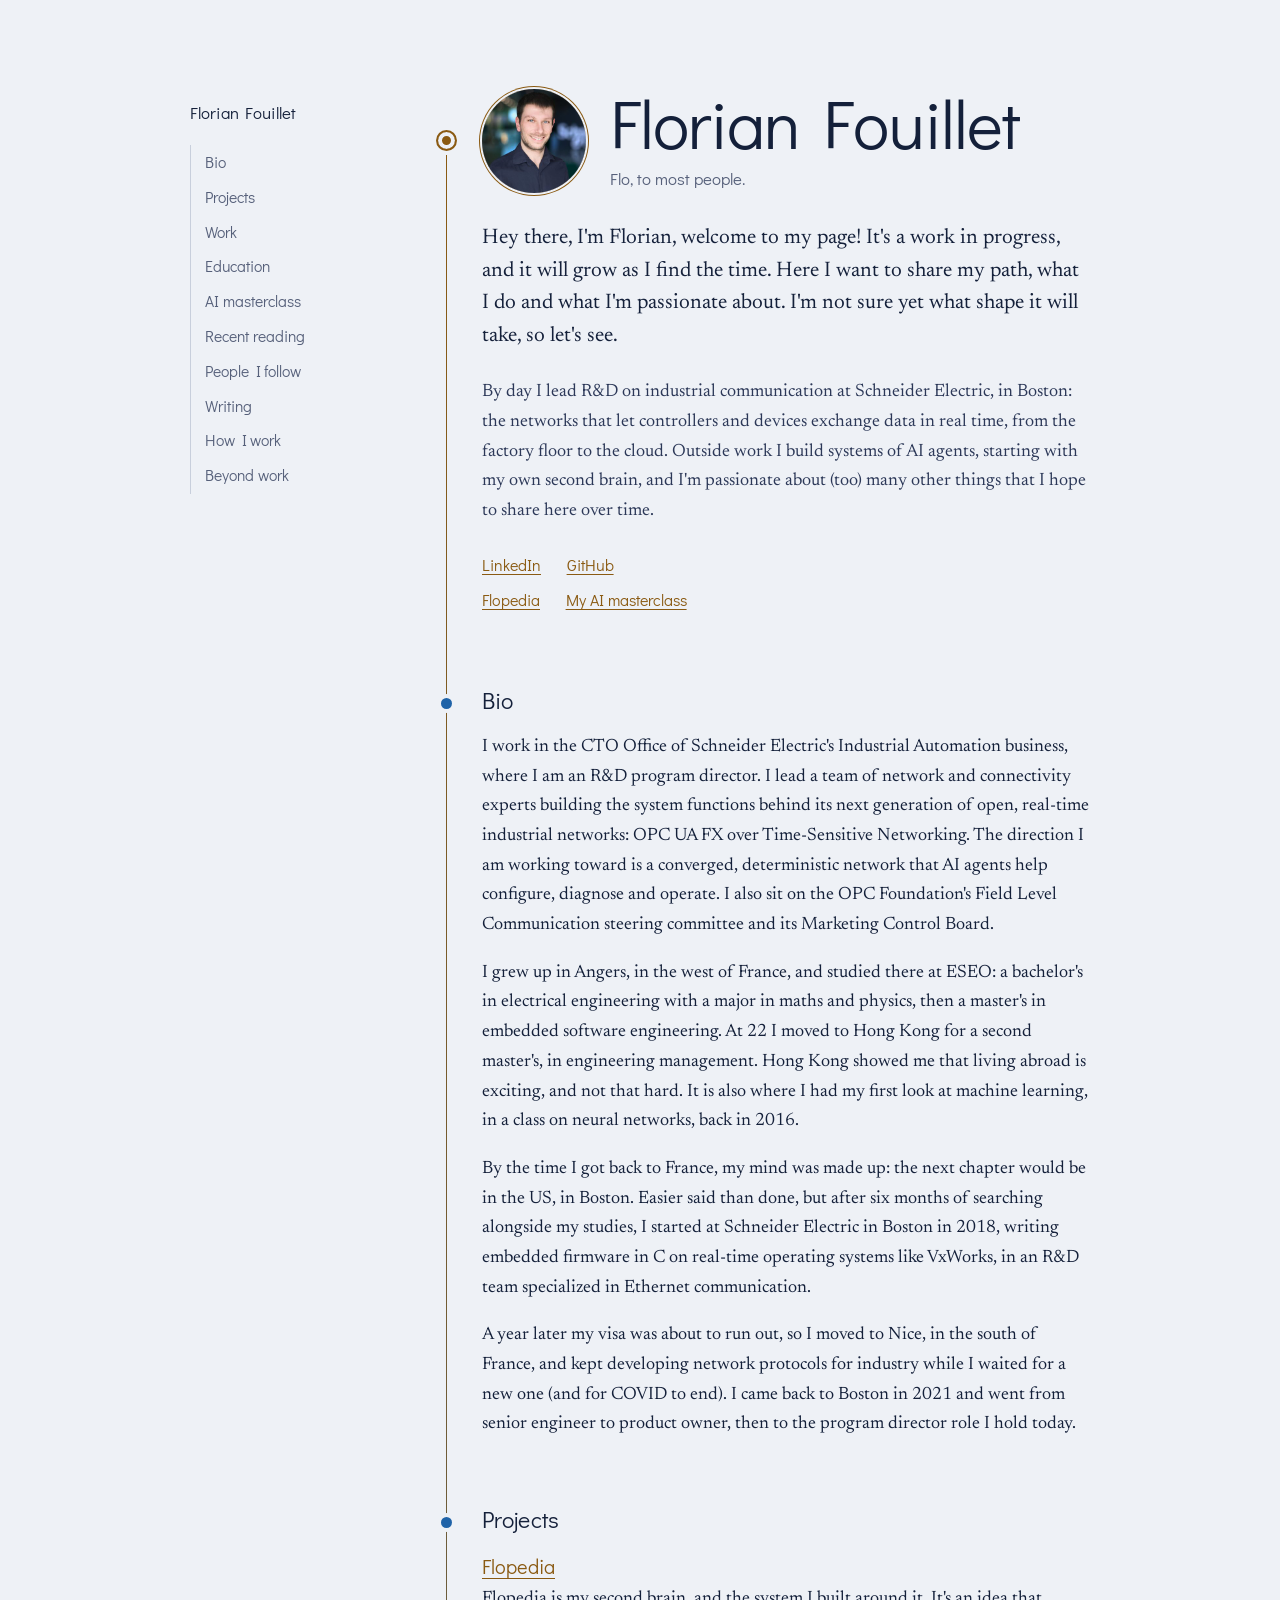
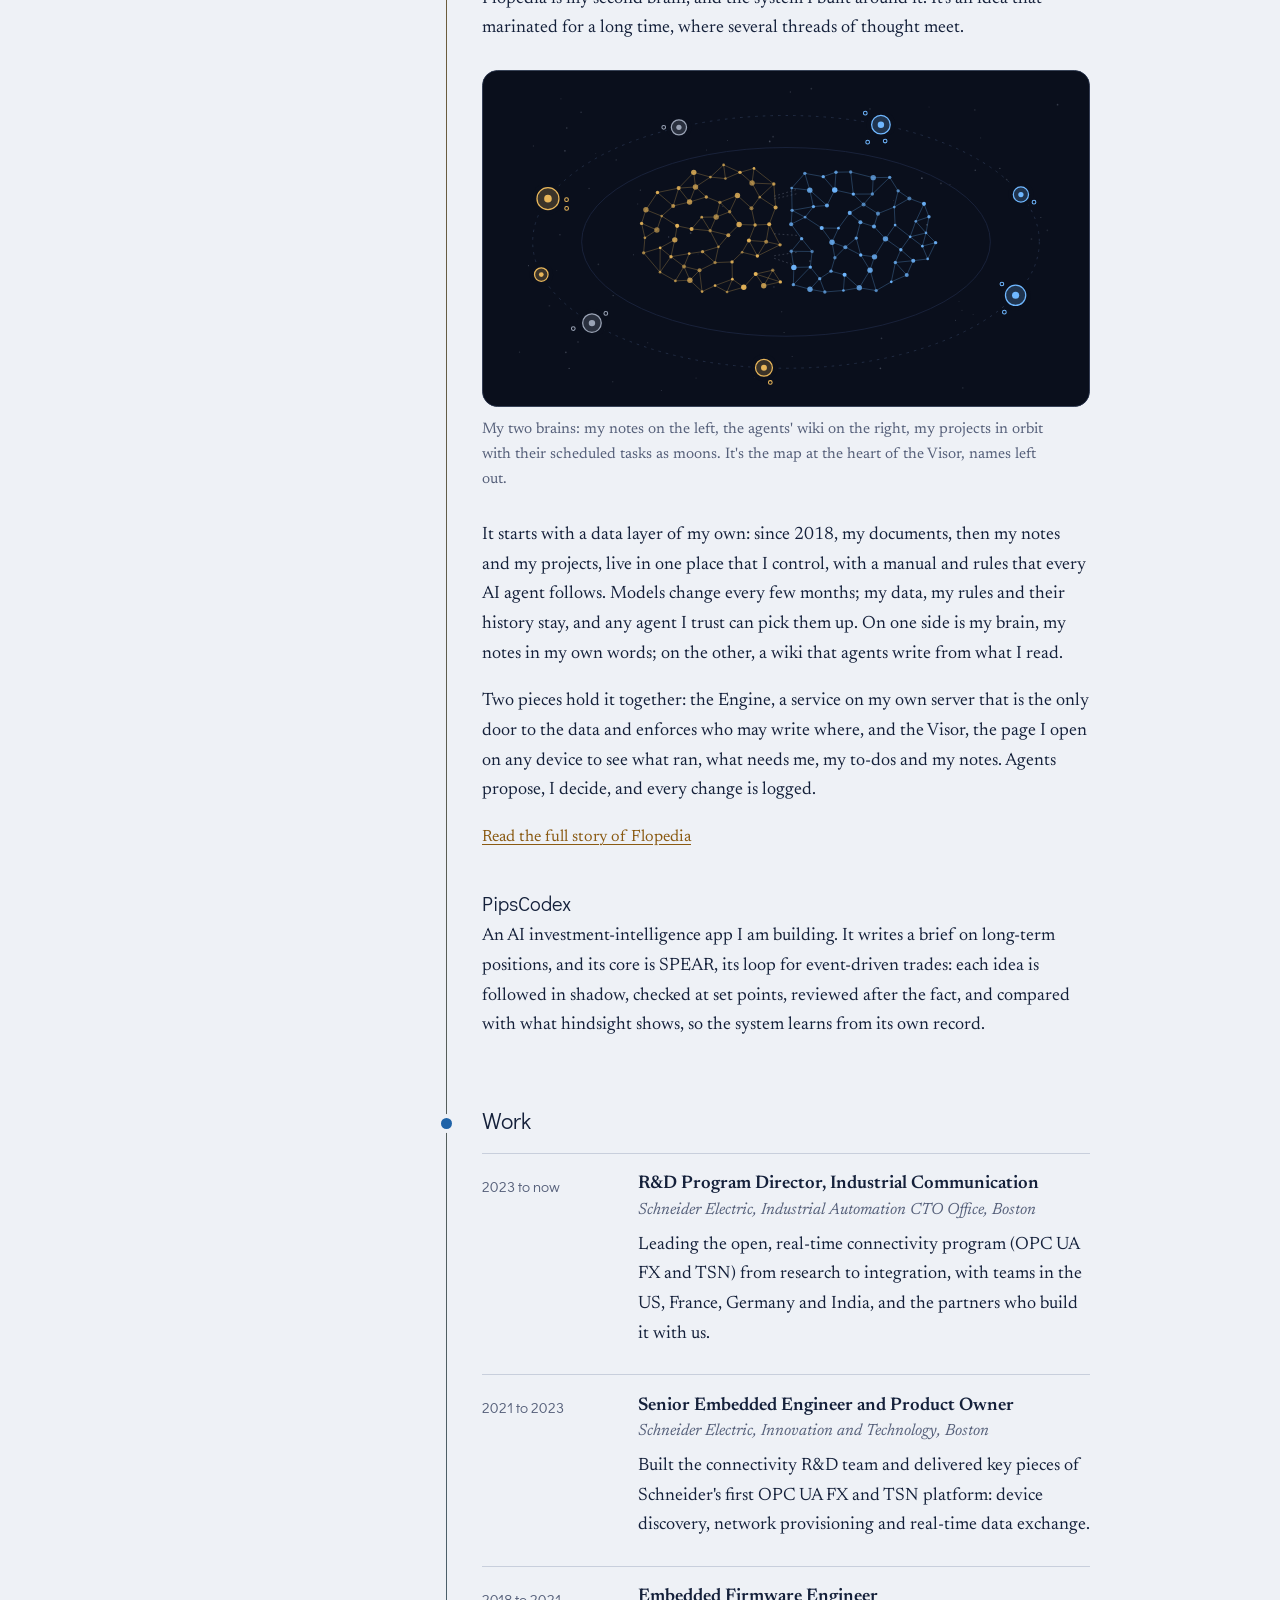
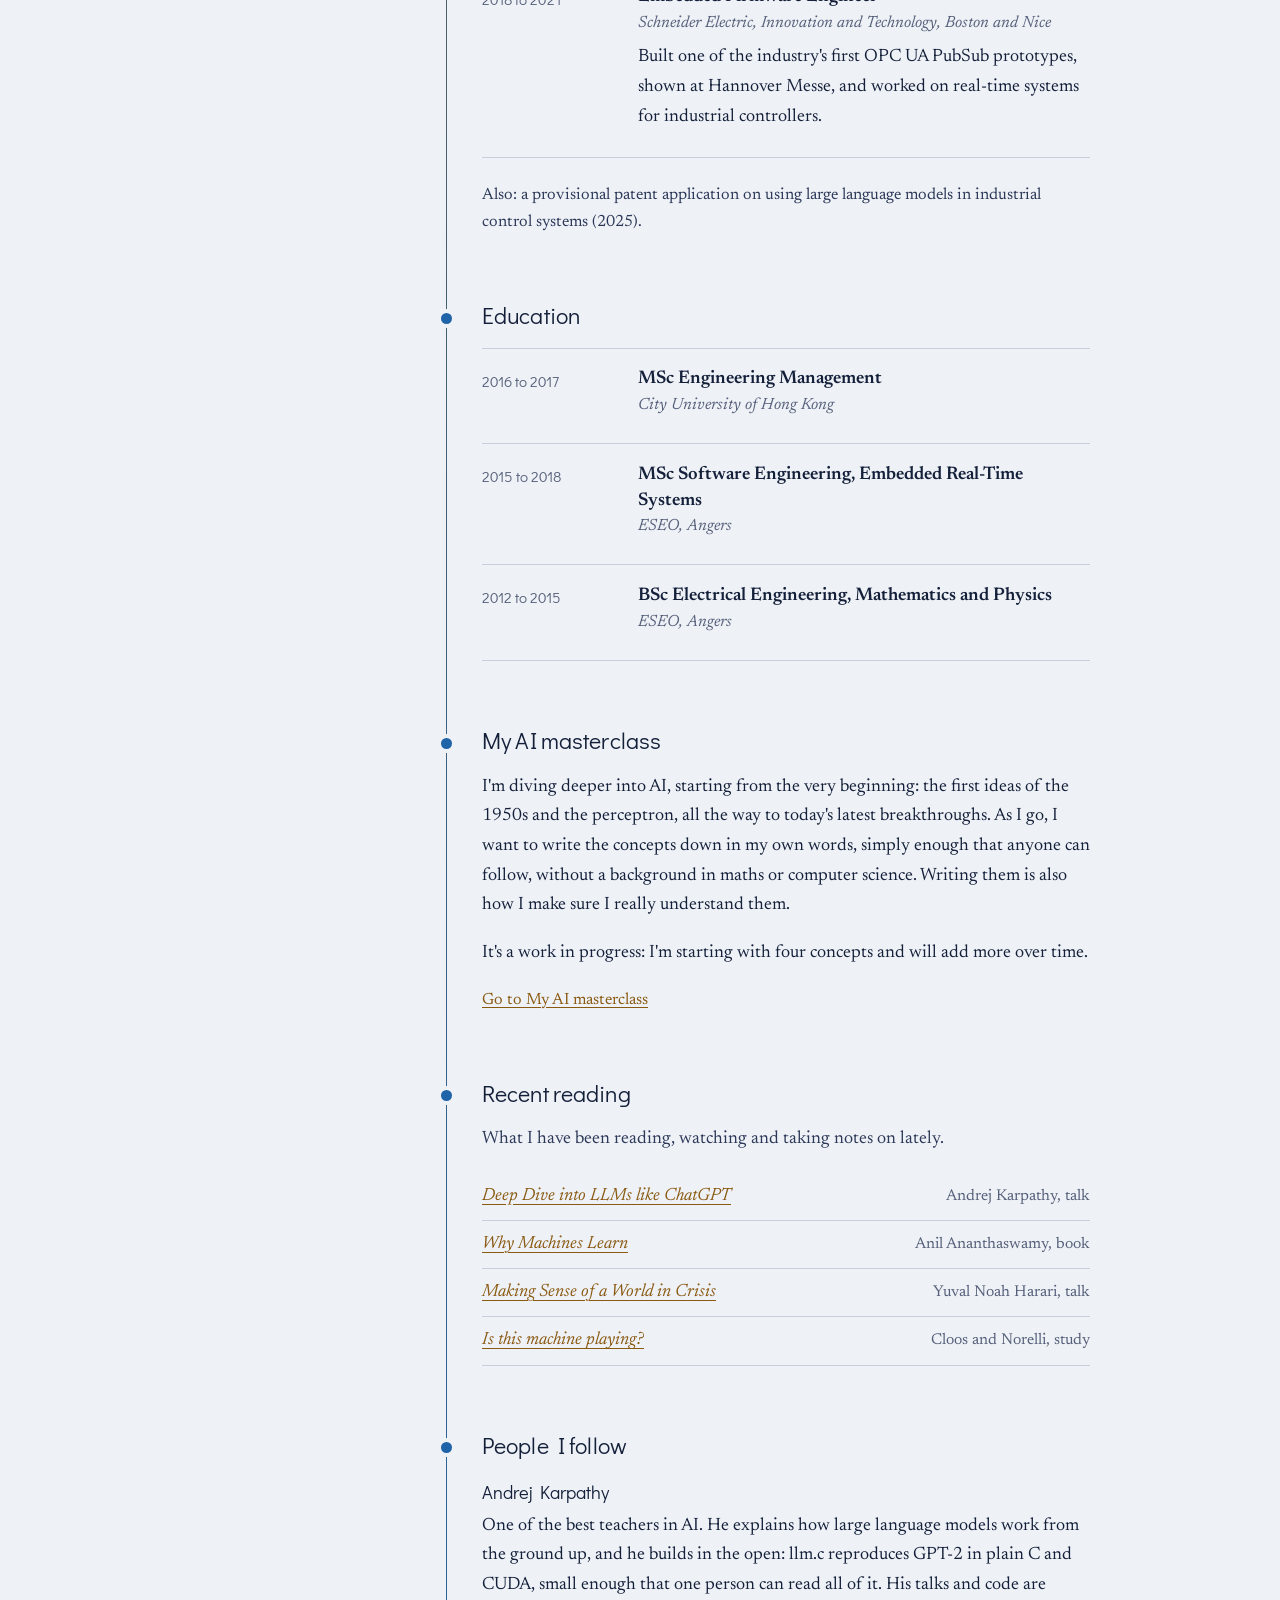
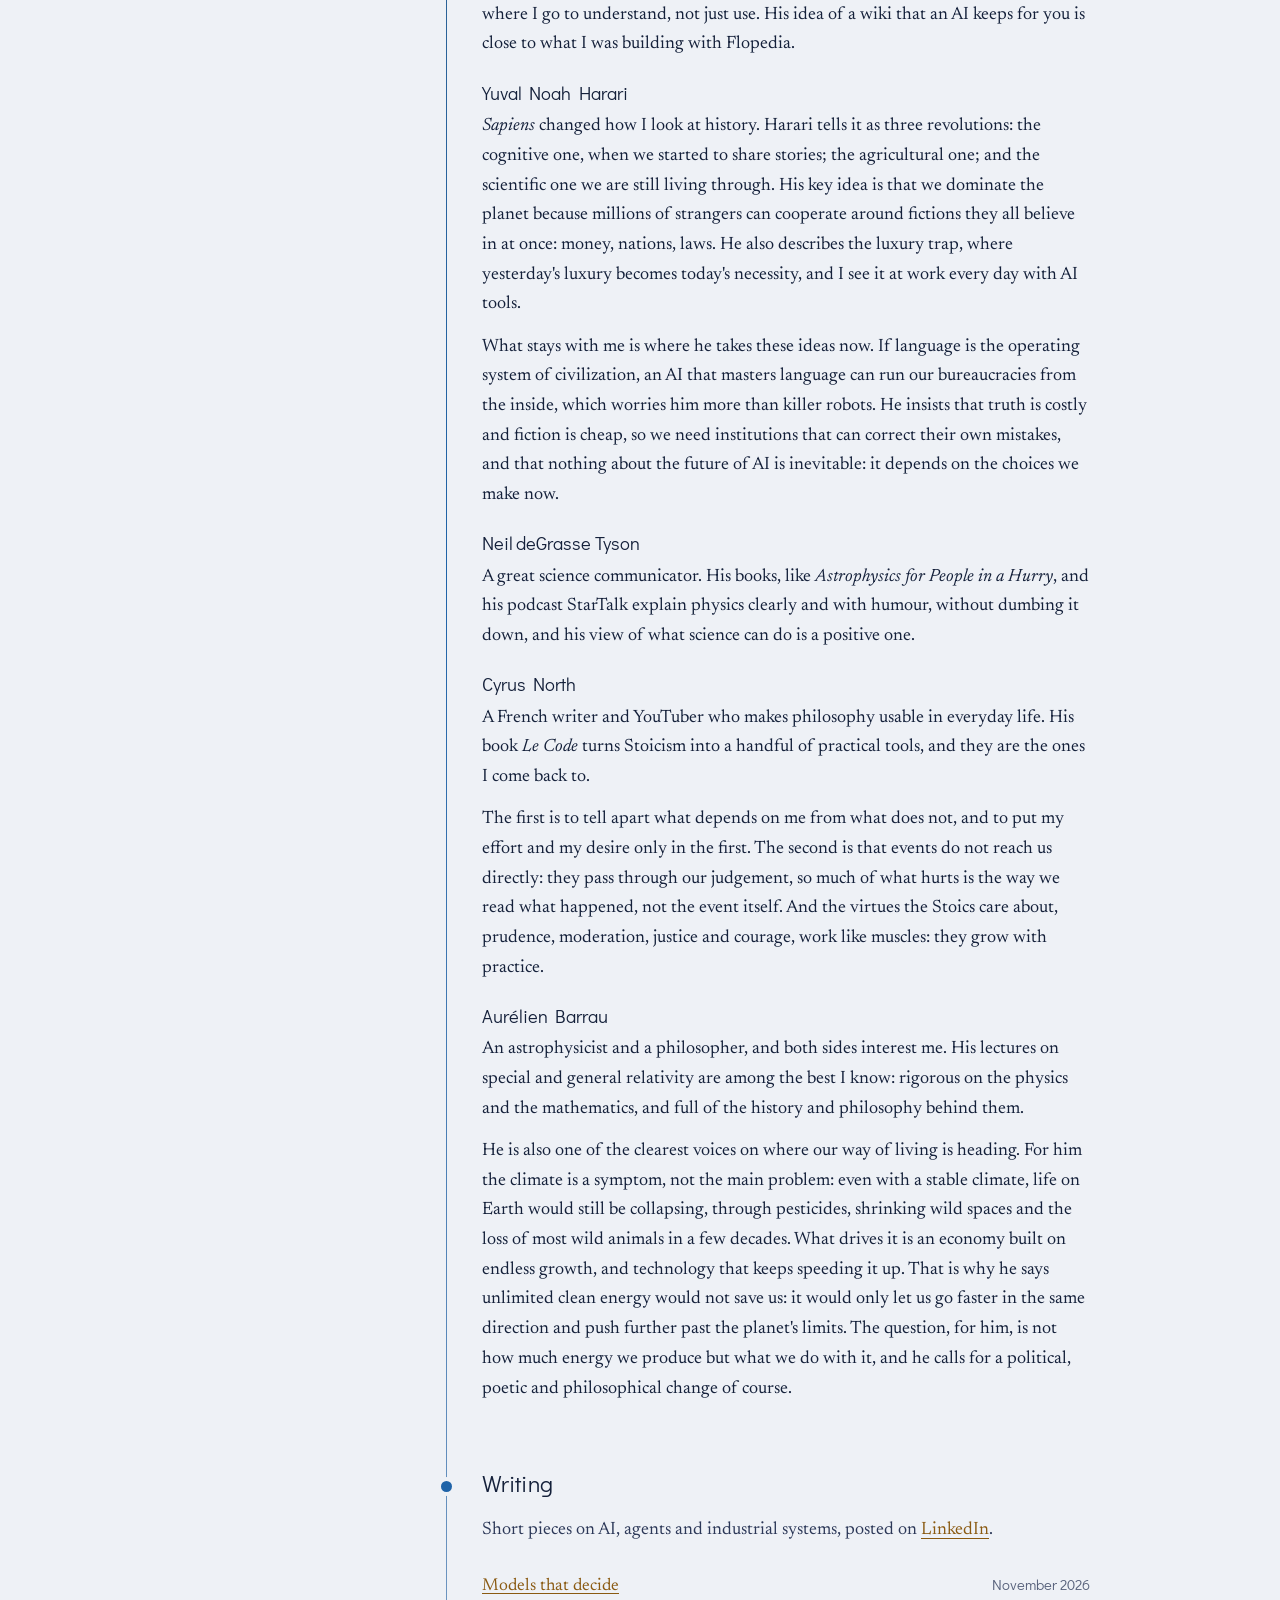
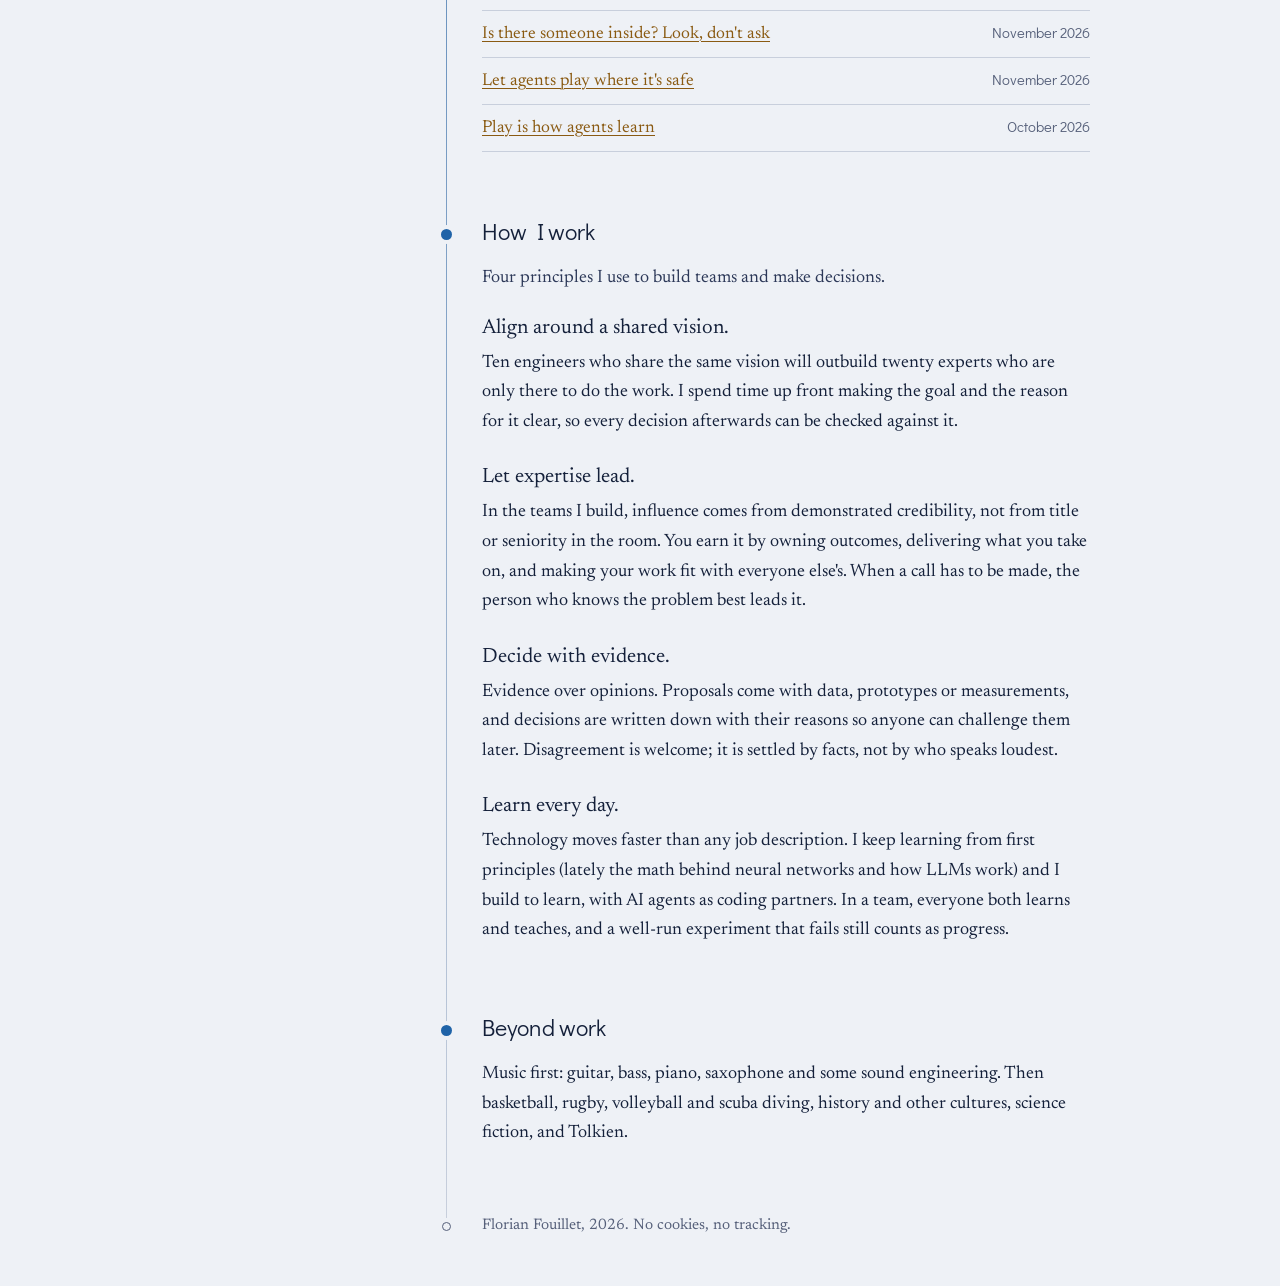
<file: index.html>
<!doctype html>
<html lang="en">
<head>
<meta charset="utf-8">
<meta name="viewport" content="width=device-width, initial-scale=1">
<title>Florian Fouillet</title>
<meta name="description" content="Florian Fouillet leads industrial communication R&amp;D at Schneider Electric and builds systems of AI agents, starting with his own second brain, Flopedia.">
<meta name="color-scheme" content="dark light">
<link rel="icon" href="/favicon.svg" type="image/svg+xml">
<link rel="apple-touch-icon" href="/apple-touch-icon.png">
<link rel="stylesheet" href="/style.css">
</head>
<body>
<div class="page">

<nav class="toc" aria-label="On this page">
  <a href="#top" class="toc-name">Florian Fouillet</a>
  <ul>
    <li><a href="#bio">Bio</a></li>
    <li><a href="#projects">Projects</a></li>
    <li><a href="#work">Work</a></li>
    <li><a href="#education">Education</a></li>
    <li><a href="#masterclass">AI masterclass</a></li>
    <li><a href="#reading">Recent reading</a></li>
    <li><a href="#people">People I follow</a></li>
    <li><a href="#writing">Writing</a></li>
    <li><a href="#how">How I work</a></li>
    <li><a href="#else">Beyond work</a></li>
  </ul>
</nav>

<div class="content">

<header class="hero" id="top">
  <span class="node node-head" aria-hidden="true"></span>
  <div class="id">
    <img class="portrait" src="/portrait.jpg" width="160" height="160" alt="Florian Fouillet">
    <div>
      <h1>Florian Fouillet</h1>
      <p class="known">Flo, to most people.</p>
    </div>
  </div>
  <p class="lead">Hey there, I'm Florian, welcome to my page! It's a work in progress, and it will grow as I find the time. Here I want to share my path, what I do and what I'm passionate about. I'm not sure yet what shape it will take, so let's see.</p>
  <p class="intro">By day I lead R&amp;D on industrial communication at Schneider Electric, in Boston: the networks that let controllers and devices exchange data in real time, from the factory floor to the cloud. Outside work I build systems of AI agents, starting with my own second brain, and I'm passionate about (too) many other things that I hope to share here over time.</p>
  <nav class="links" aria-label="Elsewhere">
    <a href="https://www.linkedin.com/in/florianfouillet/" target="_blank" rel="noopener">LinkedIn</a>
    <a href="https://github.com/FlorianFouillet" target="_blank" rel="noopener">GitHub</a>
  </nav>
  <nav class="links links-pages" aria-label="My pages">
    <a href="/flopedia/">Flopedia</a>
    <a href="/masterclass/">My AI masterclass</a>
  </nav>
</header>

<main>

<section id="bio" aria-labelledby="bio-h">
  <h2 id="bio-h"><span class="node" aria-hidden="true"></span>Bio</h2>
  <p>I work in the CTO Office of Schneider Electric's Industrial Automation business, where I am an R&amp;D program director. I lead a team of network and connectivity experts building the system functions behind its next generation of open, real-time industrial networks: OPC UA FX over Time-Sensitive Networking. The direction I am working toward is a converged, deterministic network that AI agents help configure, diagnose and operate. I also sit on the OPC Foundation's Field Level Communication steering committee and its Marketing Control Board.</p>
  <p>I grew up in Angers, in the west of France, and studied there at ESEO: a bachelor's in electrical engineering with a major in maths and physics, then a master's in embedded software engineering. At 22 I moved to Hong Kong for a second master's, in engineering management. Hong Kong showed me that living abroad is exciting, and not that hard. It is also where I had my first look at machine learning, in a class on neural networks, back in 2016.</p>
  <p>By the time I got back to France, my mind was made up: the next chapter would be in the US, in Boston. Easier said than done, but after six months of searching alongside my studies, I started at Schneider Electric in Boston in 2018, writing embedded firmware in C on real-time operating systems like VxWorks, in an R&amp;D team specialized in Ethernet communication.</p>
  <p>A year later my visa was about to run out, so I moved to Nice, in the south of France, and kept developing network protocols for industry while I waited for a new one (and for COVID to end). I came back to Boston in 2021 and went from senior engineer to product owner, then to the program director role I hold today.</p>
</section>

<section id="projects" aria-labelledby="projects-h">
  <h2 id="projects-h"><span class="node" aria-hidden="true"></span>Projects</h2>

  <article class="project">
    <h3><a href="/flopedia/">Flopedia</a></h3>
    <p>Flopedia is my second brain, and the system I built around it. It's an idea that marinated for a long time, where several threads of thought meet.</p>
    <figure class="map">
      <img src="/flopedia-map.svg" width="720" height="400" alt="A brain drawn as two constellations, gold on the left for my notes and blue on the right for the wiki, circled by an orbit of projects with small moons for their scheduled tasks.">
      <figcaption>My two brains: my notes on the left, the agents' wiki on the right, my projects in orbit with their scheduled tasks as moons. It's the map at the heart of the Visor, names left out.</figcaption>
    </figure>
    <p>It starts with a data layer of my own: since 2018, my documents, then my notes and my projects, live in one place that I control, with a manual and rules that every AI agent follows. Models change every few months; my data, my rules and their history stay, and any agent I trust can pick them up. On one side is my brain, my notes in my own words; on the other, a wiki that agents write from what I read.</p>
    <p>Two pieces hold it together: the Engine, a service on my own server that is the only door to the data and enforces who may write where, and the Visor, the page I open on any device to see what ran, what needs me, my to-dos and my notes. Agents propose, I decide, and every change is logged.</p>
    <p class="aside"><a href="/flopedia/">Read the full story of Flopedia</a></p>
  </article>

  <article class="project">
    <h3>PipsCodex</h3>
    <p>An AI investment-intelligence app I am building. It writes a brief on long-term positions, and its core is SPEAR, its loop for event-driven trades: each idea is followed in shadow, checked at set points, reviewed after the fact, and compared with what hindsight shows, so the system learns from its own record.</p>
  </article>
</section>

<section id="work" aria-labelledby="work-h">
  <h2 id="work-h"><span class="node" aria-hidden="true"></span>Work</h2>
  <ol class="timeline">
    <li>
      <p class="when"><time datetime="2023">2023</time> to now</p>
      <div>
        <h3>R&amp;D Program Director, Industrial Communication</h3>
        <p class="where">Schneider Electric, Industrial Automation CTO Office, Boston</p>
        <p>Leading the open, real-time connectivity program (OPC UA FX and TSN) from research to integration, with teams in the US, France, Germany and India, and the partners who build it with us.</p>
      </div>
    </li>
    <li>
      <p class="when"><time datetime="2021">2021</time> to <time datetime="2023">2023</time></p>
      <div>
        <h3>Senior Embedded Engineer and Product Owner</h3>
        <p class="where">Schneider Electric, Innovation and Technology, Boston</p>
        <p>Built the connectivity R&amp;D team and delivered key pieces of Schneider's first OPC UA FX and TSN platform: device discovery, network provisioning and real-time data exchange.</p>
      </div>
    </li>
    <li>
      <p class="when"><time datetime="2018">2018</time> to <time datetime="2021">2021</time></p>
      <div>
        <h3>Embedded Firmware Engineer</h3>
        <p class="where">Schneider Electric, Innovation and Technology, Boston and Nice</p>
        <p>Built one of the industry's first OPC UA PubSub prototypes, shown at Hannover Messe, and worked on real-time systems for industrial controllers.</p>
      </div>
    </li>
  </ol>
  <p class="aside">Also: a provisional patent application on using large language models in industrial control systems (2025).</p>
</section>

<section id="education" aria-labelledby="education-h">
  <h2 id="education-h"><span class="node" aria-hidden="true"></span>Education</h2>
  <ol class="timeline">
    <li>
      <p class="when"><time datetime="2016">2016</time> to <time datetime="2017">2017</time></p>
      <div>
        <h3>MSc Engineering Management</h3>
        <p class="where">City University of Hong Kong</p>
      </div>
    </li>
    <li>
      <p class="when"><time datetime="2015">2015</time> to <time datetime="2018">2018</time></p>
      <div>
        <h3>MSc Software Engineering, Embedded Real-Time Systems</h3>
        <p class="where">ESEO, Angers</p>
      </div>
    </li>
    <li>
      <p class="when"><time datetime="2012">2012</time> to <time datetime="2015">2015</time></p>
      <div>
        <h3>BSc Electrical Engineering, Mathematics and Physics</h3>
        <p class="where">ESEO, Angers</p>
      </div>
    </li>
  </ol>
</section>

<section id="masterclass" aria-labelledby="masterclass-h">
  <h2 id="masterclass-h"><span class="node" aria-hidden="true"></span>My AI masterclass</h2>
  <p>I'm diving deeper into AI, starting from the very beginning: the first ideas of the 1950s and the perceptron, all the way to today's latest breakthroughs. As I go, I want to write the concepts down in my own words, simply enough that anyone can follow, without a background in maths or computer science. Writing them is also how I make sure I really understand them.</p>
  <p>It's a work in progress: I'm starting with four concepts and will add more over time.</p>
  <p class="aside"><a href="/masterclass/">Go to My AI masterclass</a></p>
</section>

<section id="reading" aria-labelledby="reading-h">
  <h2 id="reading-h"><span class="node" aria-hidden="true"></span>Recent reading</h2>
  <p class="intro">What I have been reading, watching and taking notes on lately.</p>
  <ul class="shelf">
    <li><cite><a href="https://www.youtube.com/watch?v=7xTGNNLPyMI" target="_blank" rel="noopener">Deep Dive into LLMs like ChatGPT</a></cite><span class="by">Andrej Karpathy, talk</span></li>
    <li><cite><a href="https://anilananthaswamy.com/why-machines-learn" target="_blank" rel="noopener">Why Machines Learn</a></cite><span class="by">Anil Ananthaswamy, book</span></li>
    <li><cite><a href="https://www.youtube.com/watch?v=5qIfC-fsxgM" target="_blank" rel="noopener">Making Sense of a World in Crisis</a></cite><span class="by">Yuval Noah Harari, talk</span></li>
    <li><cite><a href="https://arxiv.org/abs/2610.07130" target="_blank" rel="noopener">Is this machine playing?</a></cite><span class="by">Cloos and Norelli, study</span></li>
  </ul>
</section>

<section id="people" aria-labelledby="people-h">
  <h2 id="people-h"><span class="node" aria-hidden="true"></span>People I follow</h2>
  <dl class="people">
    <dt>Andrej Karpathy</dt>
    <dd>One of the best teachers in AI. He explains how large language models work from the ground up, and he builds in the open: llm.c reproduces GPT-2 in plain C and CUDA, small enough that one person can read all of it. His talks and code are where I go to understand, not just use. His idea of a wiki that an AI keeps for you is close to what I was building with Flopedia.</dd>
    <dt>Yuval Noah Harari</dt>
    <dd>
      <p><cite>Sapiens</cite> changed how I look at history. Harari tells it as three revolutions: the cognitive one, when we started to share stories; the agricultural one; and the scientific one we are still living through. His key idea is that we dominate the planet because millions of strangers can cooperate around fictions they all believe in at once: money, nations, laws. He also describes the luxury trap, where yesterday's luxury becomes today's necessity, and I see it at work every day with AI tools.</p>
      <p>What stays with me is where he takes these ideas now. If language is the operating system of civilization, an AI that masters language can run our bureaucracies from the inside, which worries him more than killer robots. He insists that truth is costly and fiction is cheap, so we need institutions that can correct their own mistakes, and that nothing about the future of AI is inevitable: it depends on the choices we make now.</p>
    </dd>
    <dt>Neil deGrasse Tyson</dt>
    <dd>A great science communicator. His books, like <cite>Astrophysics for People in a Hurry</cite>, and his podcast StarTalk explain physics clearly and with humour, without dumbing it down, and his view of what science can do is a positive one.</dd>
    <dt>Cyrus North</dt>
    <dd>
      <p>A French writer and YouTuber who makes philosophy usable in everyday life. His book <cite>Le Code</cite> turns Stoicism into a handful of practical tools, and they are the ones I come back to.</p>
      <p>The first is to tell apart what depends on me from what does not, and to put my effort and my desire only in the first. The second is that events do not reach us directly: they pass through our judgement, so much of what hurts is the way we read what happened, not the event itself. And the virtues the Stoics care about, prudence, moderation, justice and courage, work like muscles: they grow with practice.</p>
    </dd>
    <dt>Aurélien Barrau</dt>
    <dd>
      <p>An astrophysicist and a philosopher, and both sides interest me. His lectures on special and general relativity are among the best I know: rigorous on the physics and the mathematics, and full of the history and philosophy behind them.</p>
      <p>He is also one of the clearest voices on where our way of living is heading. For him the climate is a symptom, not the main problem: even with a stable climate, life on Earth would still be collapsing, through pesticides, shrinking wild spaces and the loss of most wild animals in a few decades. What drives it is an economy built on endless growth, and technology that keeps speeding it up. That is why he says unlimited clean energy would not save us: it would only let us go faster in the same direction and push further past the planet's limits. The question, for him, is not how much energy we produce but what we do with it, and he calls for a political, poetic and philosophical change of course.</p>
    </dd>
  </dl>
</section>

<section id="writing" aria-labelledby="writing-h">
  <h2 id="writing-h"><span class="node" aria-hidden="true"></span>Writing</h2>
  <p class="intro">Short pieces on AI, agents and industrial systems, posted on <a href="https://www.linkedin.com/in/florianfouillet/recent-activity/all/" target="_blank" rel="noopener">LinkedIn</a>.</p>
  <ul class="posts">
    <li><a class="title" href="https://www.linkedin.com/posts/florianfouillet_industrialai-automation-ai-ugcPost-7526643008256106496-4y-r" target="_blank" rel="noopener">Models that decide</a><span class="date"><time datetime="2026-11">November 2026</time></span></li>
    <li><a class="title" href="https://www.linkedin.com/posts/florianfouillet_ai-consciousness-neuroscience-share-7524136193333280768-00Em" target="_blank" rel="noopener">Is there someone inside? Look, don't ask</a><span class="date"><time datetime="2026-11">November 2026</time></span></li>
    <li><a class="title" href="https://www.linkedin.com/posts/florianfouillet_industrialai-aiagents-opcua-share-7523030742671540224-Jh-3" target="_blank" rel="noopener">Let agents play where it's safe</a><span class="date"><time datetime="2026-11">November 2026</time></span></li>
    <li><a class="title" href="https://www.linkedin.com/feed/update/urn:li:activity:7520839283637665792/" target="_blank" rel="noopener">Play is how agents learn</a><span class="date"><time datetime="2026-10">October 2026</time></span></li>
  </ul>
</section>

<section id="how" aria-labelledby="how-h">
  <h2 id="how-h"><span class="node" aria-hidden="true"></span>How I work</h2>
  <p class="intro">Four principles I use to build teams and make decisions.</p>
  <ol class="tenets">
    <li>
      <h3>Align around a shared vision.</h3>
      <p>Ten engineers who share the same vision will outbuild twenty experts who are only there to do the work. I spend time up front making the goal and the reason for it clear, so every decision afterwards can be checked against it.</p>
    </li>
    <li>
      <h3>Let expertise lead.</h3>
      <p>In the teams I build, influence comes from demonstrated credibility, not from title or seniority in the room. You earn it by owning outcomes, delivering what you take on, and making your work fit with everyone else's. When a call has to be made, the person who knows the problem best leads it.</p>
    </li>
    <li>
      <h3>Decide with evidence.</h3>
      <p>Evidence over opinions. Proposals come with data, prototypes or measurements, and decisions are written down with their reasons so anyone can challenge them later. Disagreement is welcome; it is settled by facts, not by who speaks loudest.</p>
    </li>
    <li>
      <h3>Learn every day.</h3>
      <p>Technology moves faster than any job description. I keep learning from first principles (lately the math behind neural networks and how LLMs work) and I build to learn, with AI agents as coding partners. In a team, everyone both learns and teaches, and a well-run experiment that fails still counts as progress.</p>
    </li>
  </ol>
</section>

<section id="else" aria-labelledby="else-h">
  <h2 id="else-h"><span class="node" aria-hidden="true"></span>Beyond work</h2>
  <p>Music first: guitar, bass, piano, saxophone and some sound engineering. Then basketball, rugby, volleyball and scuba diving, history and other cultures, science fiction, and Tolkien.</p>
</section>

</main>

<footer class="foot">
  <span class="node node-end" aria-hidden="true"></span>
  <p>Florian Fouillet, 2026. No cookies, no tracking.</p>
</footer>

</div>
</div>
<script type="module" src="https://static.cloudflareinsights.com/beacon.min.js" data-cf-beacon='{"token": "4ac5de55cd004744860b5122ab88b4a5"}'></script>
</body>
</html>
</file>
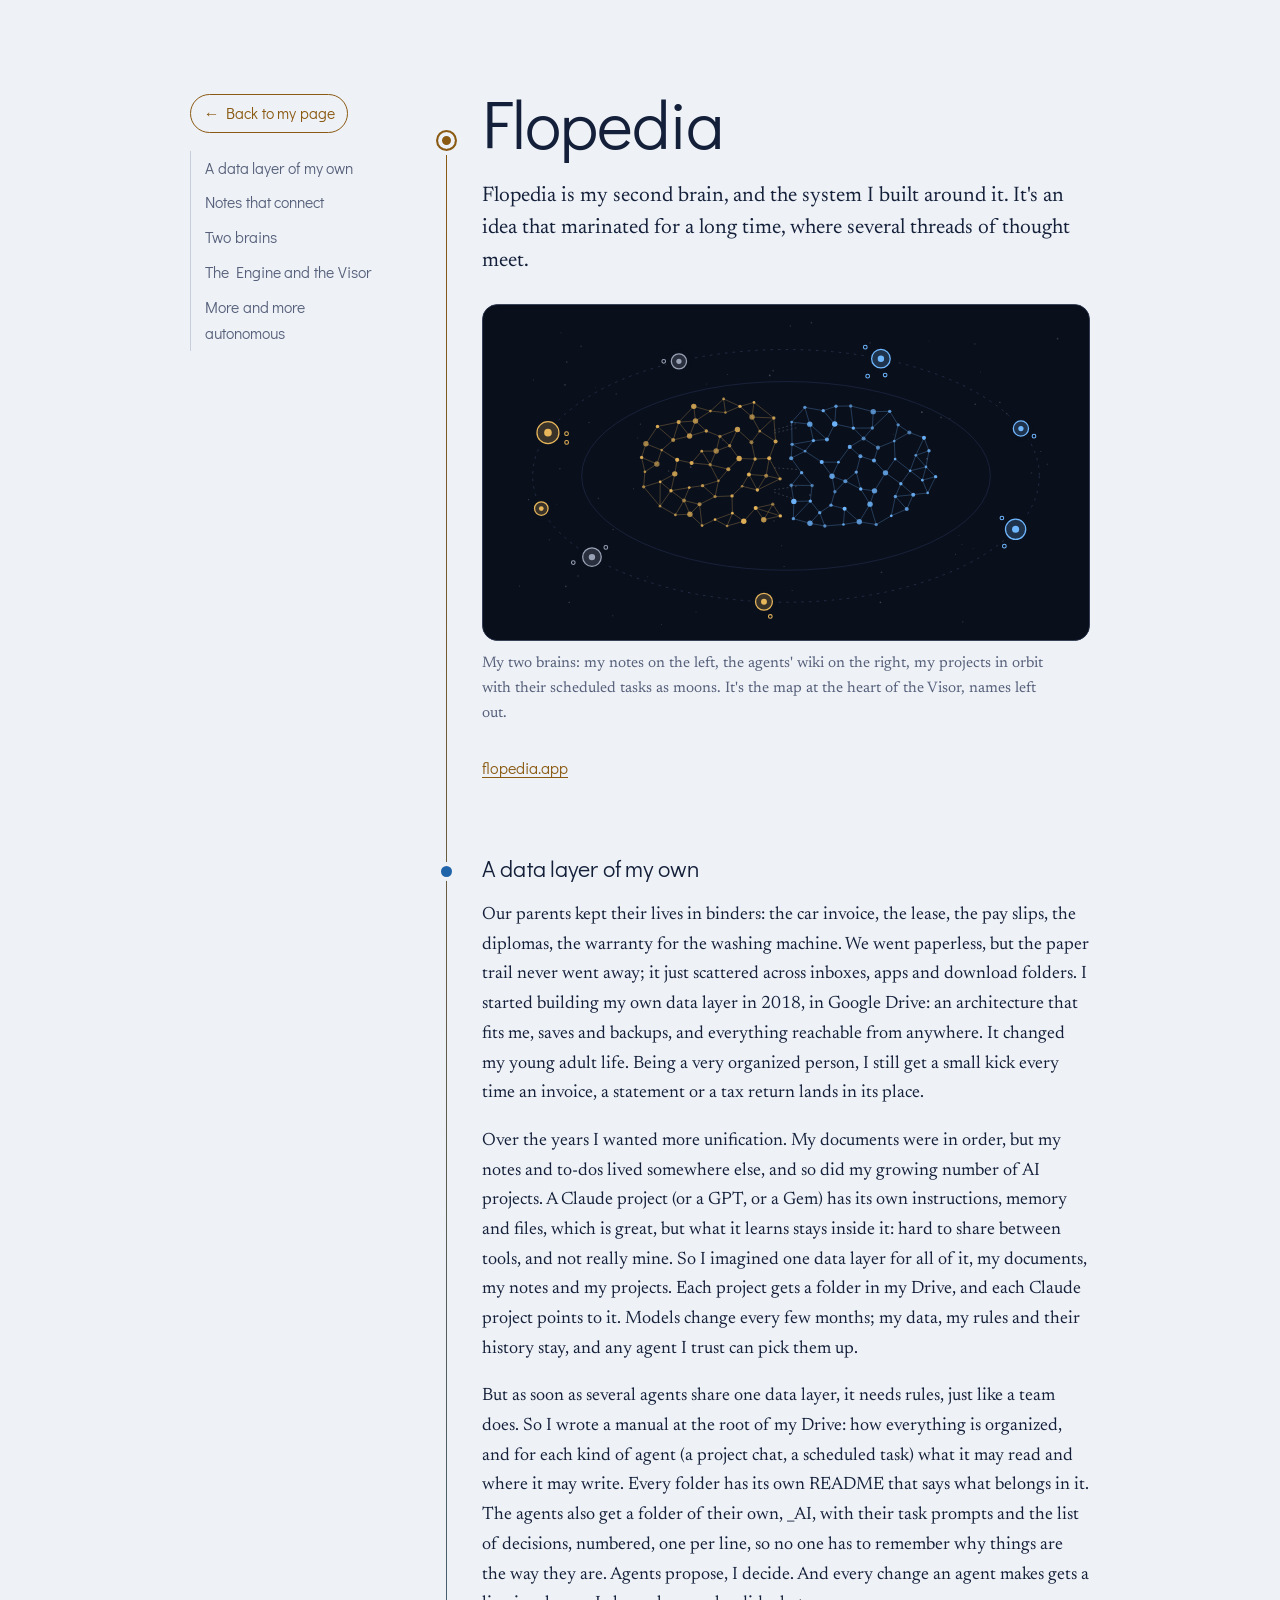
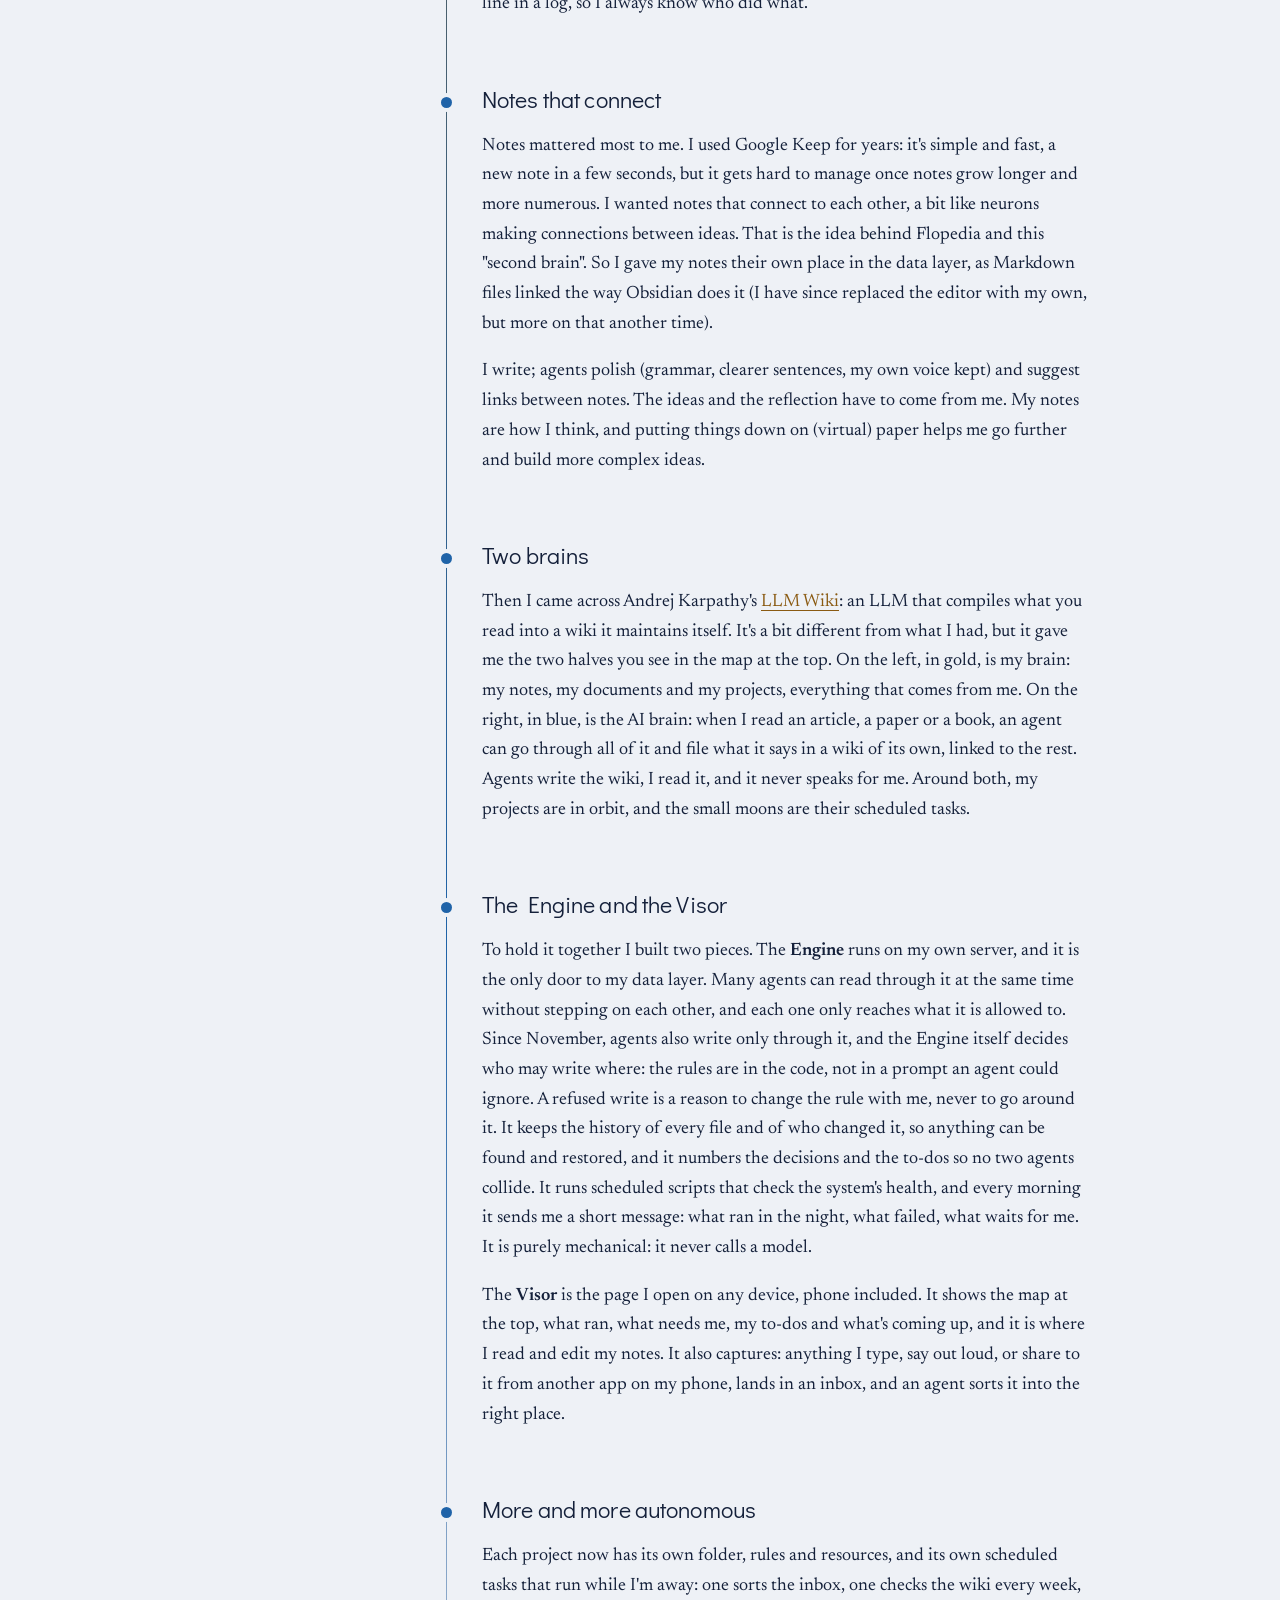
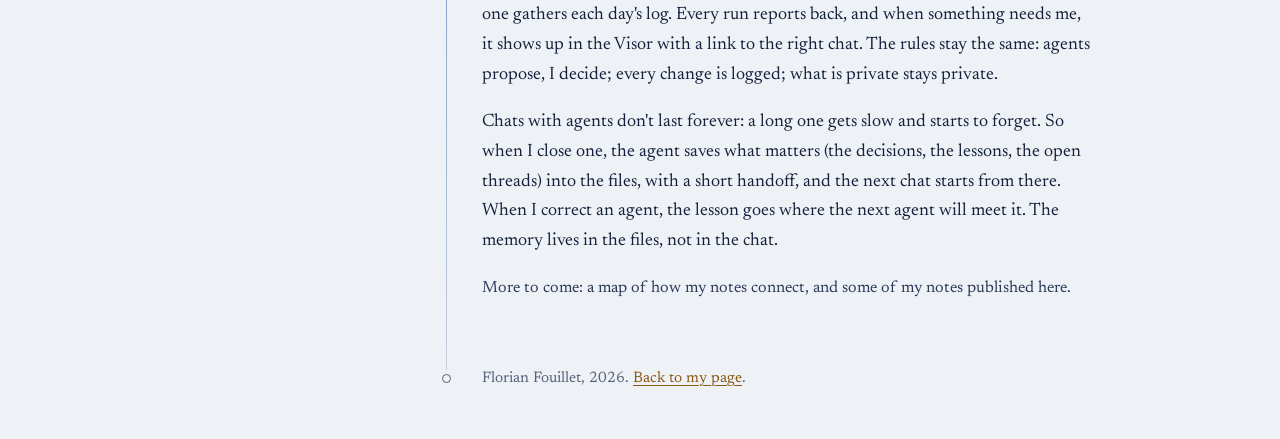
<file: flopedia/index.html>
<!doctype html>
<html lang="en">
<head>
<meta charset="utf-8">
<meta name="viewport" content="width=device-width, initial-scale=1">
<title>Flopedia · Florian Fouillet</title>
<meta name="description" content="Flopedia, Florian Fouillet's second brain: a data layer of his own, notes that connect, a wiki written by AI agents, and the Engine and the Visor that hold it together.">
<meta name="color-scheme" content="dark light">
<link rel="icon" href="/favicon.svg" type="image/svg+xml">
<link rel="apple-touch-icon" href="/apple-touch-icon.png">
<link rel="stylesheet" href="/style.css">
</head>
<body>
<div class="page">

<nav class="toc" aria-label="On this page">
  <a href="/" class="toc-back">&larr; Back to my page</a>
  <ul>
    <li><a href="#data-layer">A data layer of my own</a></li>
    <li><a href="#notes">Notes that connect</a></li>
    <li><a href="#two-brains">Two brains</a></li>
    <li><a href="#engine-visor">The Engine and the Visor</a></li>
    <li><a href="#autonomous">More and more autonomous</a></li>
  </ul>
</nav>

<div class="content">

<header class="hero" id="top">
  <span class="node node-head" aria-hidden="true"></span>
  <h1>Flopedia</h1>
  <p class="lead">Flopedia is my second brain, and the system I built around it. It's an idea that marinated for a long time, where several threads of thought meet.</p>
  <figure class="map">
      <img src="/flopedia-map.svg" width="720" height="400" alt="A brain drawn as two constellations, gold on the left for my notes and blue on the right for the wiki, circled by an orbit of projects with small moons for their scheduled tasks.">
      <figcaption>My two brains: my notes on the left, the agents' wiki on the right, my projects in orbit with their scheduled tasks as moons. It's the map at the heart of the Visor, names left out.</figcaption>
    </figure>
  <nav class="links" aria-label="Elsewhere">
    <a href="https://flopedia.app/" target="_blank" rel="noopener">flopedia.app</a>
  </nav>
</header>

<main class="lesson">

<section id="data-layer" aria-labelledby="data-layer-h">
  <h2 id="data-layer-h"><span class="node" aria-hidden="true"></span>A data layer of my own</h2>
  <p>Our parents kept their lives in binders: the car invoice, the lease, the pay slips, the diplomas, the warranty for the washing machine. We went paperless, but the paper trail never went away; it just scattered across inboxes, apps and download folders. I started building my own data layer in 2018, in Google Drive: an architecture that fits me, saves and backups, and everything reachable from anywhere. It changed my young adult life. Being a very organized person, I still get a small kick every time an invoice, a statement or a tax return lands in its place.</p>
  <p>Over the years I wanted more unification. My documents were in order, but my notes and to-dos lived somewhere else, and so did my growing number of AI projects. A Claude project (or a GPT, or a Gem) has its own instructions, memory and files, which is great, but what it learns stays inside it: hard to share between tools, and not really mine. So I imagined one data layer for all of it, my documents, my notes and my projects. Each project gets a folder in my Drive, and each Claude project points to it. Models change every few months; my data, my rules and their history stay, and any agent I trust can pick them up.</p>
  <p>But as soon as several agents share one data layer, it needs rules, just like a team does. So I wrote a manual at the root of my Drive: how everything is organized, and for each kind of agent (a project chat, a scheduled task) what it may read and where it may write. Every folder has its own README that says what belongs in it. The agents also get a folder of their own, _AI, with their task prompts and the list of decisions, numbered, one per line, so no one has to remember why things are the way they are. Agents propose, I decide. And every change an agent makes gets a line in a log, so I always know who did what.</p>
</section>

<section id="notes" aria-labelledby="notes-h">
  <h2 id="notes-h"><span class="node" aria-hidden="true"></span>Notes that connect</h2>
  <p>Notes mattered most to me. I used Google Keep for years: it's simple and fast, a new note in a few seconds, but it gets hard to manage once notes grow longer and more numerous. I wanted notes that connect to each other, a bit like neurons making connections between ideas. That is the idea behind Flopedia and this "second brain". So I gave my notes their own place in the data layer, as Markdown files linked the way Obsidian does it (I have since replaced the editor with my own, but more on that another time).</p>
  <p>I write; agents polish (grammar, clearer sentences, my own voice kept) and suggest links between notes. The ideas and the reflection have to come from me. My notes are how I think, and putting things down on (virtual) paper helps me go further and build more complex ideas.</p>
</section>

<section id="two-brains" aria-labelledby="two-brains-h">
  <h2 id="two-brains-h"><span class="node" aria-hidden="true"></span>Two brains</h2>
  <p>Then I came across Andrej Karpathy's <a href="https://gist.github.com/karpathy/442a6bf555914893e9891c11519de94f" target="_blank" rel="noopener">LLM Wiki</a>: an LLM that compiles what you read into a wiki it maintains itself. It's a bit different from what I had, but it gave me the two halves you see in the map at the top. On the left, in gold, is my brain: my notes, my documents and my projects, everything that comes from me. On the right, in blue, is the AI brain: when I read an article, a paper or a book, an agent can go through all of it and file what it says in a wiki of its own, linked to the rest. Agents write the wiki, I read it, and it never speaks for me. Around both, my projects are in orbit, and the small moons are their scheduled tasks.</p>
</section>

<section id="engine-visor" aria-labelledby="engine-visor-h">
  <h2 id="engine-visor-h"><span class="node" aria-hidden="true"></span>The Engine and the Visor</h2>
  <p>To hold it together I built two pieces. The <strong>Engine</strong> runs on my own server, and it is the only door to my data layer. Many agents can read through it at the same time without stepping on each other, and each one only reaches what it is allowed to. Since November, agents also write only through it, and the Engine itself decides who may write where: the rules are in the code, not in a prompt an agent could ignore. A refused write is a reason to change the rule with me, never to go around it. It keeps the history of every file and of who changed it, so anything can be found and restored, and it numbers the decisions and the to-dos so no two agents collide. It runs scheduled scripts that check the system's health, and every morning it sends me a short message: what ran in the night, what failed, what waits for me. It is purely mechanical: it never calls a model.</p>
  <p>The <strong>Visor</strong> is the page I open on any device, phone included. It shows the map at the top, what ran, what needs me, my to-dos and what's coming up, and it is where I read and edit my notes. It also captures: anything I type, say out loud, or share to it from another app on my phone, lands in an inbox, and an agent sorts it into the right place.</p>
</section>

<section id="autonomous" aria-labelledby="autonomous-h">
  <h2 id="autonomous-h"><span class="node" aria-hidden="true"></span>More and more autonomous</h2>
  <p>Each project now has its own folder, rules and resources, and its own scheduled tasks that run while I'm away: one sorts the inbox, one checks the wiki every week, one gathers each day's log. Every run reports back, and when something needs me, it shows up in the Visor with a link to the right chat. The rules stay the same: agents propose, I decide; every change is logged; what is private stays private.</p>
  <p>Chats with agents don't last forever: a long one gets slow and starts to forget. So when I close one, the agent saves what matters (the decisions, the lessons, the open threads) into the files, with a short handoff, and the next chat starts from there. When I correct an agent, the lesson goes where the next agent will meet it. The memory lives in the files, not in the chat.</p>
  <p class="aside">More to come: a map of how my notes connect, and some of my notes published here.</p>
</section>

</main>

<footer class="foot">
  <span class="node node-end" aria-hidden="true"></span>
  <p>Florian Fouillet, 2026. <a href="/">Back to my page</a>.</p>
</footer>

</div>
</div>
<script type="module" src="https://static.cloudflareinsights.com/beacon.min.js" data-cf-beacon='{"token": "4ac5de55cd004744860b5122ab88b4a5"}'></script>
</body>
</html>
</file>
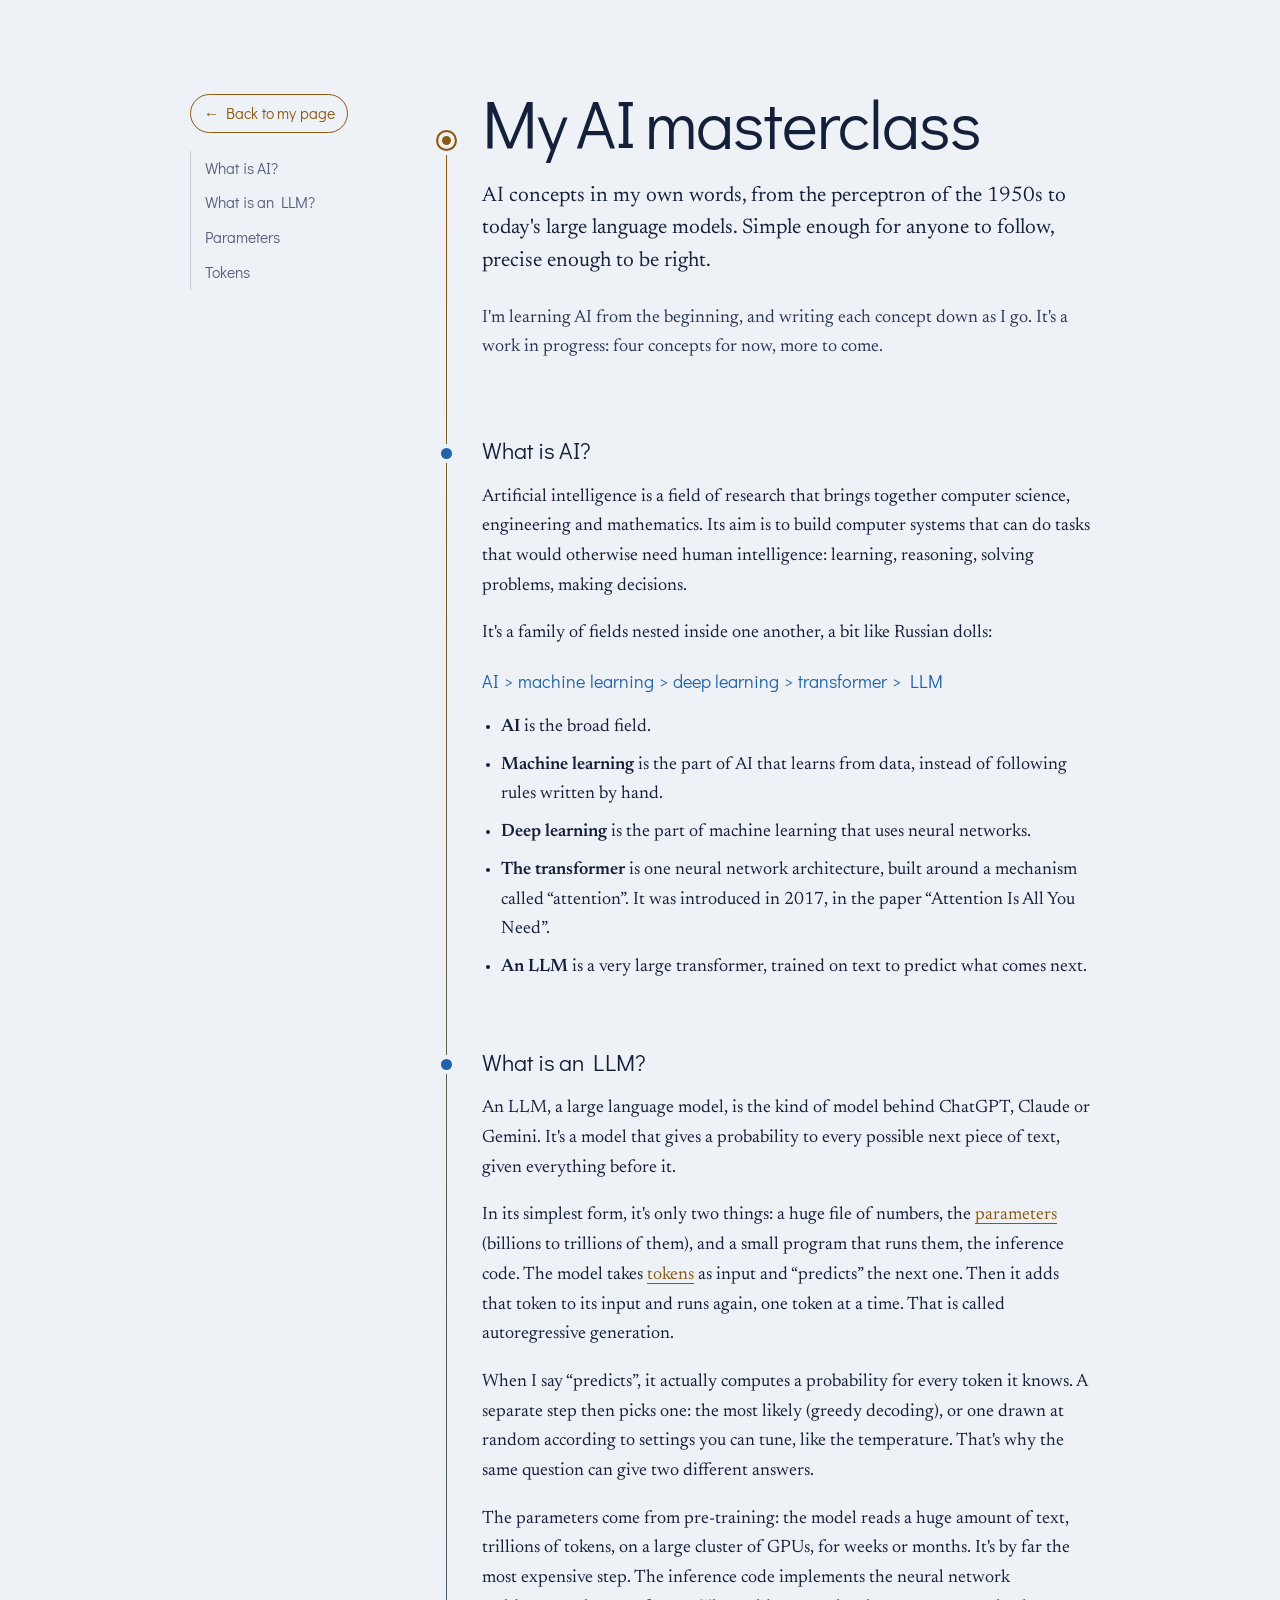
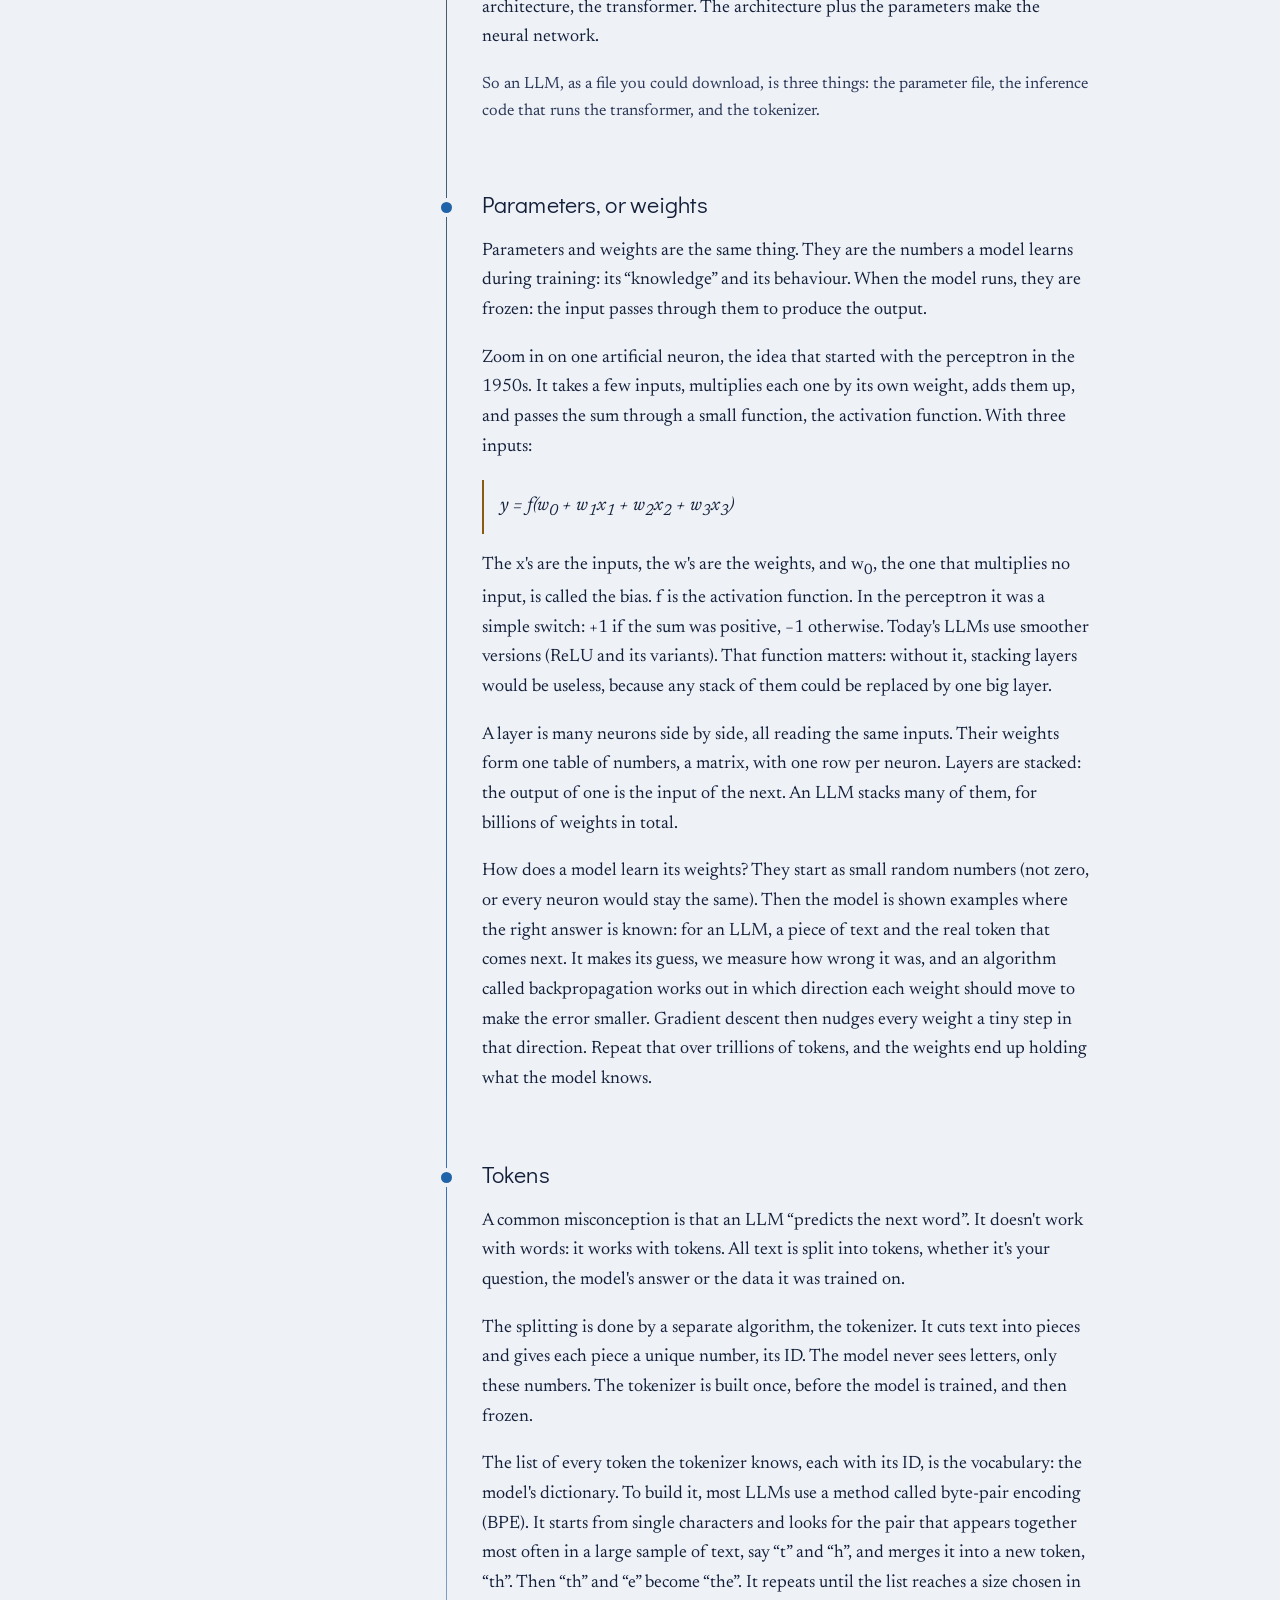
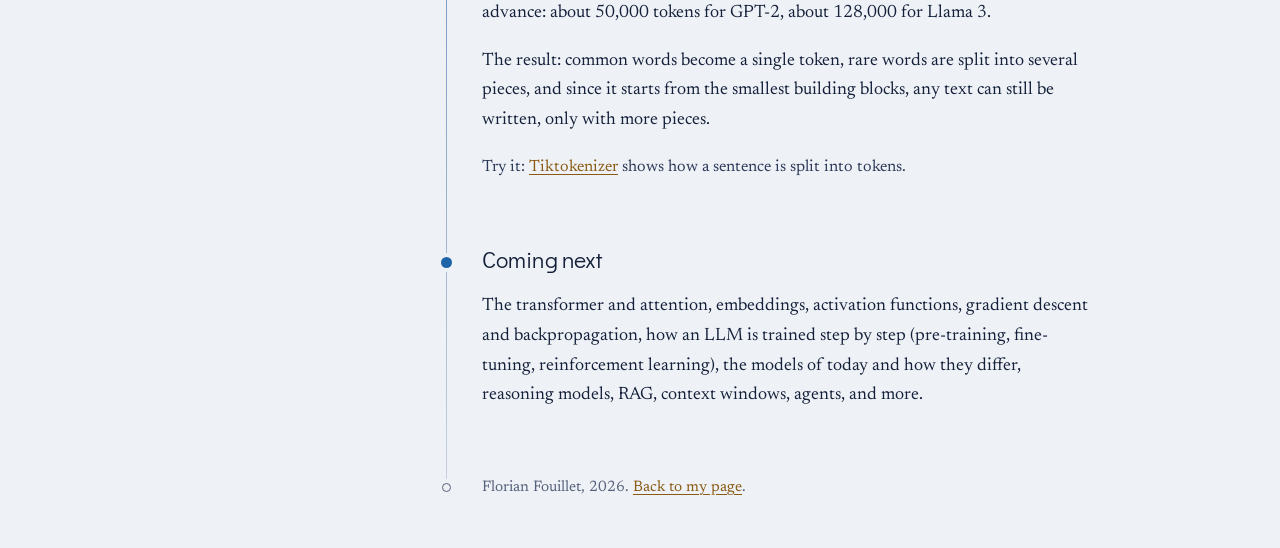
<file: masterclass/index.html>
<!doctype html>
<html lang="en">
<head>
<meta charset="utf-8">
<meta name="viewport" content="width=device-width, initial-scale=1">
<title>My AI masterclass · Florian Fouillet</title>
<meta name="description" content="The concepts of AI, from the perceptron to today's large language models, explained in plain words by Florian Fouillet. A work in progress.">
<meta name="color-scheme" content="dark light">
<link rel="icon" href="/favicon.svg" type="image/svg+xml">
<link rel="apple-touch-icon" href="/apple-touch-icon.png">
<link rel="stylesheet" href="/style.css">
</head>
<body>
<div class="page">

<nav class="toc" aria-label="On this page">
  <a href="/" class="toc-back">&larr; Back to my page</a>
  <ul>
    <li><a href="#ai">What is AI?</a></li>
    <li><a href="#llm">What is an LLM?</a></li>
    <li><a href="#parameters">Parameters</a></li>
    <li><a href="#tokens">Tokens</a></li>
  </ul>
</nav>

<div class="content">

<header class="hero" id="top">
  <span class="node node-head" aria-hidden="true"></span>
  <h1>My AI masterclass</h1>
  <p class="lead">AI concepts in my own words, from the perceptron of the 1950s to today's large language models. Simple enough for anyone to follow, precise enough to be right.</p>
  <p class="intro">I'm learning AI from the beginning, and writing each concept down as I go. It's a work in progress: four concepts for now, more to come.</p>
</header>

<main class="lesson">

<section id="ai" aria-labelledby="ai-h">
  <h2 id="ai-h"><span class="node" aria-hidden="true"></span>What is AI?</h2>
  <p>Artificial intelligence is a field of research that brings together computer science, engineering and mathematics. Its aim is to build computer systems that can do tasks that would otherwise need human intelligence: learning, reasoning, solving problems, making decisions.</p>
  <p>It's a family of fields nested inside one another, a bit like Russian dolls:</p>
  <p class="nest">AI &gt; machine learning &gt; deep learning &gt; transformer &gt; LLM</p>
  <ul class="points">
    <li><strong>AI</strong> is the broad field.</li>
    <li><strong>Machine learning</strong> is the part of AI that learns from data, instead of following rules written by hand.</li>
    <li><strong>Deep learning</strong> is the part of machine learning that uses neural networks.</li>
    <li><strong>The transformer</strong> is one neural network architecture, built around a mechanism called “attention”. It was introduced in 2017, in the paper “Attention Is All You Need”.</li>
    <li><strong>An LLM</strong> is a very large transformer, trained on text to predict what comes next.</li>
  </ul>
</section>

<section id="llm" aria-labelledby="llm-h">
  <h2 id="llm-h"><span class="node" aria-hidden="true"></span>What is an LLM?</h2>
  <p>An LLM, a large language model, is the kind of model behind ChatGPT, Claude or Gemini. It's a model that gives a probability to every possible next piece of text, given everything before it.</p>
  <p>In its simplest form, it's only two things: a huge file of numbers, the <a href="#parameters">parameters</a> (billions to trillions of them), and a small program that runs them, the inference code. The model takes <a href="#tokens">tokens</a> as input and “predicts” the next one. Then it adds that token to its input and runs again, one token at a time. That is called autoregressive generation.</p>
  <p>When I say “predicts”, it actually computes a probability for every token it knows. A separate step then picks one: the most likely (greedy decoding), or one drawn at random according to settings you can tune, like the temperature. That's why the same question can give two different answers.</p>
  <p>The parameters come from pre-training: the model reads a huge amount of text, trillions of tokens, on a large cluster of GPUs, for weeks or months. It's by far the most expensive step. The inference code implements the neural network architecture, the transformer. The architecture plus the parameters make the neural network.</p>
  <p class="aside">So an LLM, as a file you could download, is three things: the parameter file, the inference code that runs the transformer, and the tokenizer.</p>
</section>

<section id="parameters" aria-labelledby="parameters-h">
  <h2 id="parameters-h"><span class="node" aria-hidden="true"></span>Parameters, or weights</h2>
  <p>Parameters and weights are the same thing. They are the numbers a model learns during training: its “knowledge” and its behaviour. When the model runs, they are frozen: the input passes through them to produce the output.</p>
  <p>Zoom in on one artificial neuron, the idea that started with the perceptron in the 1950s. It takes a few inputs, multiplies each one by its own weight, adds them up, and passes the sum through a small function, the activation function. With three inputs:</p>
  <p class="formula">y = f(w<sub>0</sub> + w<sub>1</sub>x<sub>1</sub> + w<sub>2</sub>x<sub>2</sub> + w<sub>3</sub>x<sub>3</sub>)</p>
  <p>The x's are the inputs, the w's are the weights, and w<sub>0</sub>, the one that multiplies no input, is called the bias. f is the activation function. In the perceptron it was a simple switch: +1 if the sum was positive, −1 otherwise. Today's LLMs use smoother versions (ReLU and its variants). That function matters: without it, stacking layers would be useless, because any stack of them could be replaced by one big layer.</p>
  <p>A layer is many neurons side by side, all reading the same inputs. Their weights form one table of numbers, a matrix, with one row per neuron. Layers are stacked: the output of one is the input of the next. An LLM stacks many of them, for billions of weights in total.</p>
  <p>How does a model learn its weights? They start as small random numbers (not zero, or every neuron would stay the same). Then the model is shown examples where the right answer is known: for an LLM, a piece of text and the real token that comes next. It makes its guess, we measure how wrong it was, and an algorithm called backpropagation works out in which direction each weight should move to make the error smaller. Gradient descent then nudges every weight a tiny step in that direction. Repeat that over trillions of tokens, and the weights end up holding what the model knows.</p>
</section>

<section id="tokens" aria-labelledby="tokens-h">
  <h2 id="tokens-h"><span class="node" aria-hidden="true"></span>Tokens</h2>
  <p>A common misconception is that an LLM “predicts the next word”. It doesn't work with words: it works with tokens. All text is split into tokens, whether it's your question, the model's answer or the data it was trained on.</p>
  <p>The splitting is done by a separate algorithm, the tokenizer. It cuts text into pieces and gives each piece a unique number, its ID. The model never sees letters, only these numbers. The tokenizer is built once, before the model is trained, and then frozen.</p>
  <p>The list of every token the tokenizer knows, each with its ID, is the vocabulary: the model's dictionary. To build it, most LLMs use a method called byte-pair encoding (BPE). It starts from single characters and looks for the pair that appears together most often in a large sample of text, say “t” and “h”, and merges it into a new token, “th”. Then “th” and “e” become “the”. It repeats until the list reaches a size chosen in advance: about 50,000 tokens for GPT-2, about 128,000 for Llama 3.</p>
  <p>The result: common words become a single token, rare words are split into several pieces, and since it starts from the smallest building blocks, any text can still be written, only with more pieces.</p>
  <p class="aside">Try it: <a href="https://tiktokenizer.vercel.app/" target="_blank" rel="noopener">Tiktokenizer</a> shows how a sentence is split into tokens.</p>
</section>

<section id="more" aria-labelledby="more-h">
  <h2 id="more-h"><span class="node" aria-hidden="true"></span>Coming next</h2>
  <p>The transformer and attention, embeddings, activation functions, gradient descent and backpropagation, how an LLM is trained step by step (pre-training, fine-tuning, reinforcement learning), the models of today and how they differ, reasoning models, RAG, context windows, agents, and more.</p>
</section>

</main>

<footer class="foot">
  <span class="node node-end" aria-hidden="true"></span>
  <p>Florian Fouillet, 2026. <a href="/">Back to my page</a>.</p>
</footer>

</div>
</div>
<script type="module" src="https://static.cloudflareinsights.com/beacon.min.js" data-cf-beacon='{"token": "4ac5de55cd004744860b5122ab88b4a5"}'></script>
</body>
</html>
</file>
<file: style.css>
/* florianfouillet.com: one page, one stylesheet, no script, no outside request.
   The page hangs on one line, like devices on an industrial line topology: each section is a node on it.
   Shape carries meaning as well as colour (the head node is a ring, the others are dots). */

@font-face { font-family: "Newsreader"; src: url("/fonts/Newsreader.woff") format("woff"); font-weight: 200 800; font-style: normal; font-display: swap; }
@font-face { font-family: "Newsreader"; src: url("/fonts/Newsreader-Italic.woff") format("woff"); font-weight: 200 800; font-style: italic; font-display: swap; }
@font-face { font-family: "Didact Gothic"; src: url("/fonts/DidactGothic.woff") format("woff"); font-display: swap; }

:root {
  --ground: #0A0F1C;
  --text: #EDE6D6;
  --soft: #C9C3B5;
  --muted: #9AA3B5;
  --gold: #E8B65A;
  --gold-hover: #F4D79B;
  --blue: #6FB7FF;
  --rule: #26314A;
  --display: "Didact Gothic", "Century Gothic", "Avenir Next", sans-serif;
  --read: "Newsreader", "Iowan Old Style", "Palatino Linotype", Georgia, serif;
  --wire-x: 1rem;
  --gutter: 3.25rem;
  color-scheme: dark;
}

@media (prefers-color-scheme: light) {
  :root {
    --ground: #EEF1F6;
    --text: #14203A;
    --soft: #2C3858;
    --muted: #56607A;
    --gold: #8A5A12;
    --gold-hover: #6E4710;
    --blue: #1F63A8;
    --rule: #C8CFDC;
    color-scheme: light;
  }
}

* { box-sizing: border-box; }

html { background: var(--ground); color: var(--text); -webkit-text-size-adjust: 100%; }

body {
  margin: 0;
  font-family: var(--read);
  font-size: 1.125rem;
  line-height: 1.65;
  font-optical-sizing: auto;
  text-rendering: optimizeLegibility;
}

a { color: var(--gold); text-decoration-thickness: 1px; text-underline-offset: 0.2em; }
a:hover { color: var(--gold-hover); text-decoration-thickness: 2px; }
a:focus-visible { outline: 2px solid var(--gold); outline-offset: 3px; border-radius: 2px; }

/* Layout: a contents menu that stays in view, and the page on its line */

html { scroll-behavior: smooth; }
section, #top { scroll-margin-top: 2rem; }

.page {
  max-width: calc(12rem + 40rem + var(--gutter) + 4rem);
  margin: 0 auto;
  display: grid;
  grid-template-columns: 12rem minmax(0, 1fr);
  gap: 0 2rem;
  padding: 0 1.5rem;
}

.toc {
  position: sticky;
  top: 0;
  align-self: start;
  padding: 5.9rem 0 2rem;
  font-family: var(--display);
  font-size: 0.98rem;
  word-spacing: -0.03em;
}
.toc ul { list-style: none; margin: 0; padding: 0; }
.toc li { margin: 0; }
.toc a {
  display: block;
  padding: 0.28rem 0 0.28rem 0.9rem;
  border-left: 1px solid var(--rule);
  color: var(--muted);
  text-decoration: none;
}
.toc a:hover { color: var(--text); border-left-color: var(--gold); }
.toc a:focus-visible { outline-offset: 1px; }
.toc .toc-name {
  border-left: 0;
  padding-left: 0;
  margin-bottom: 0.9rem;
  color: var(--text);
  font-size: 1.05rem;
  word-spacing: -0.04em;
}

/* The line and its nodes */

.content {
  position: relative;
  max-width: calc(40rem + var(--gutter));
  padding: 5.5rem 0 3rem calc(var(--gutter) + 1rem);
}

.content::before {
  content: "";
  position: absolute;
  left: calc(var(--wire-x) + 1rem);
  top: calc(5.5rem + 52px);
  bottom: 3.9rem;
  width: 1px;
  background: linear-gradient(to bottom, var(--gold), var(--blue) 70%, var(--rule));
  transform-origin: top;
  animation: wire 1.6s cubic-bezier(.3, .6, .2, 1) both;
}

.node {
  position: absolute;
  left: calc(var(--wire-x) - var(--gutter) - 5px);
  top: 0.55em;
  width: 11px;
  height: 11px;
  border-radius: 50%;
  background: var(--blue);
  box-shadow: 0 0 0 4px var(--ground);
  animation: node 0.5s ease-out both;
}

.node-head {
  left: calc(var(--wire-x) - var(--gutter) - 10px);
  top: calc(52px - 10.5px);
  width: 21px;
  height: 21px;
  background: var(--ground);
  border: 2px solid var(--gold);
  box-shadow: 0 0 0 4px var(--ground), inset 0 0 0 4px var(--ground), inset 0 0 0 9px var(--gold);
}

.node-end {
  left: calc(var(--wire-x) - var(--gutter) - 4px);
  top: 0.55em;
  width: 9px;
  height: 9px;
  background: var(--ground);
  border: 1.5px solid var(--muted);
}

section:nth-of-type(1) .node { animation-delay: 0.35s; }
section:nth-of-type(2) .node { animation-delay: 0.5s; }
section:nth-of-type(3) .node { animation-delay: 0.65s; }
section:nth-of-type(4) .node { animation-delay: 0.8s; }
section:nth-of-type(5) .node { animation-delay: 0.95s; }
section:nth-of-type(6) .node { animation-delay: 1.1s; }
section:nth-of-type(7) .node { animation-delay: 1.25s; }
section:nth-of-type(8) .node { animation-delay: 1.4s; }
section:nth-of-type(9) .node { animation-delay: 1.55s; }
.node-end { animation-delay: 1.7s; }

@keyframes wire { from { transform: scaleY(0); } to { transform: scaleY(1); } }
@keyframes node { from { opacity: 0; transform: scale(0.4); } to { opacity: 1; transform: scale(1); } }

@media (prefers-reduced-motion: reduce) {
  html { scroll-behavior: auto; }
  .content::before, .node { animation: none; }
}

/* Head */

.hero { position: relative; margin-bottom: 4.5rem; }

.id { display: flex; align-items: center; gap: 1.5rem; margin-bottom: 1.8rem; }

.portrait {
  flex: none;
  width: 104px;
  height: 104px;
  border-radius: 50%;
  object-fit: cover;
  box-shadow: 0 0 0 2px var(--ground), 0 0 0 3px var(--gold);
}

h1 {
  font-family: var(--display);
  font-weight: 400;
  font-size: clamp(2.6rem, 7vw, 4.25rem);
  line-height: 1.02;
  letter-spacing: -0.015em;
  word-spacing: -0.07em;
  margin: 0;
}

.known {
  font-family: var(--display);
  color: var(--muted);
  font-size: 1.05rem;
  margin: 0.5rem 0 0;
}

.lead {
  font-size: 1.32rem;
  line-height: 1.55;
  color: var(--text);
  max-width: 34em;
  margin: 0 0 1.6rem;
}

.links { display: flex; flex-wrap: wrap; gap: 0.4rem 1.6rem; font-family: var(--display); font-size: 1rem; }

/* Sections */

section { position: relative; margin: 0 0 4rem; }

h2 {
  position: relative;
  font-family: var(--display);
  font-weight: 400;
  font-size: 1.45rem;
  letter-spacing: 0.005em;
  word-spacing: -0.04em;
  line-height: 1.3;
  margin: 0 0 1.1rem;
}

h3 {
  font-family: var(--read);
  font-weight: 600;
  font-size: 1.15rem;
  line-height: 1.4;
  margin: 0;
}

p { margin: 0 0 1em; max-width: 38em; }

.intro { color: var(--soft); }

/* Work */

.timeline { list-style: none; margin: 0 0 1.5rem; padding: 0; }

.timeline li {
  display: grid;
  grid-template-columns: 8.5rem 1fr;
  gap: 0 1.25rem;
  padding: 1.1rem 0;
  border-top: 1px solid var(--rule);
}
.timeline li:last-child { border-bottom: 1px solid var(--rule); }
.timeline li p { margin-bottom: 0.4em; }

.when {
  font-family: var(--display);
  font-size: 0.95rem;
  color: var(--muted);
  padding-top: 0.15rem;
}

.where { color: var(--muted); font-style: italic; font-size: 1.02rem; }

.aside { color: var(--soft); font-size: 1.02rem; }

/* Projects */

.project { margin: 0 0 2.4rem; }
.project strong { font-weight: 600; }

.map { margin: 1.6rem 0 1.8rem; }
.map img { display: block; width: 100%; height: auto; border-radius: 14px; }
.map figcaption { color: var(--muted); font-size: 0.95rem; margin-top: 0.6rem; max-width: 38em; }

/* People */

.people { margin: 0; }
.people dt { font-family: var(--display); font-size: 1.15rem; word-spacing: -0.04em; margin-top: 1.1rem; }
.people dt:first-child { margin-top: 0; }
.people dd { margin: 0.25rem 0 0; max-width: 38em; }
.people dd p { margin: 0 0 0.7em; }
.people dd p:last-child { margin-bottom: 0; }
.project h3 { font-family: var(--display); font-weight: 400; font-size: 1.25rem; word-spacing: -0.04em; margin-bottom: 0.3rem; }

/* Reading and writing */

.shelf, .posts, .tenets { list-style: none; margin: 0; padding: 0; }

.shelf li, .posts li {
  display: flex;
  flex-wrap: wrap;
  justify-content: space-between;
  align-items: baseline;
  gap: 0.1rem 1.5rem;
  padding: 0.55rem 0;
  border-bottom: 1px solid var(--rule);
}

cite { font-style: italic; font-size: 1.12rem; }
.posts .title { font-size: 1.08rem; }
.by, .date { color: var(--muted); font-size: 0.98rem; }
.date { font-family: var(--display); font-size: 0.92rem; }

.tenets li { padding: 0.15rem 0; }
.tenets li + li { margin-top: 1.3rem; }
.tenets h3 {
  font-weight: 400;
  font-size: 1.3rem;
  line-height: 1.45;
  margin: 0 0 0.3rem;
}
.tenets p { margin: 0; }

/* Foot */

.foot { position: relative; color: var(--muted); font-size: 0.95rem; }
.foot p { margin: 0; }
.foot p + p { margin-top: 0.3rem; }

/* Medium screens: the menu becomes a bar along the top */

@media (max-width: 64rem) {
  .page { display: block; max-width: calc(40rem + var(--gutter) + 3rem); }
  .toc {
    position: sticky;
    top: 0;
    z-index: 2;
    margin: 0 -1.5rem;
    padding: 0.6rem 1.5rem;
    background: var(--ground);
    border-bottom: 1px solid var(--rule);
    overflow-x: auto;
    white-space: nowrap;
    scrollbar-width: none;
  }
  .toc::-webkit-scrollbar { display: none; }
  .toc .toc-name { display: none; }
  .toc ul { display: flex; gap: 1.2rem; }
  .toc a { display: inline-block; border-left: 0; padding: 0.2rem 0; }
  .toc a:hover { border-left-color: transparent; text-decoration: underline; text-decoration-color: var(--gold); }
  section, #top { scroll-margin-top: 3.6rem; }
  .content { padding-top: 3.5rem; }
  .content::before { top: calc(3.5rem + 52px); }
}

/* Narrow screens: the line moves to the edge */

@media (max-width: 40rem) {
  :root { --wire-x: 0.25rem; --gutter: 1.6rem; }
  body { font-size: 1.0625rem; }
  .page { padding: 0 1rem; }
  .toc { margin: 0 -1rem; padding: 0.55rem 1rem; font-size: 0.95rem; }
  .content { padding: 2.5rem 0 2.5rem calc(var(--gutter) + 0rem); }
  .content::before { left: calc(var(--wire-x) + 0rem); top: calc(2.5rem + 38px); bottom: 3.4rem; }
  .portrait { width: 76px; height: 76px; }
  .id { gap: 1rem; }
  .node-head { width: 17px; height: 17px; left: calc(var(--wire-x) - var(--gutter) - 8px); top: calc(38px - 8.5px); box-shadow: 0 0 0 3px var(--ground), inset 0 0 0 3px var(--ground), inset 0 0 0 7px var(--gold); }
  .lead { font-size: 1.18rem; }
  .timeline li { grid-template-columns: 1fr; }
  .when { padding-top: 0; }
  .tenets h3 { font-size: 1.15rem; }
}

/* v1.2: the hero's second paragraph, and the Flopedia story's sub-heads */

.hero .intro { max-width: 38em; margin: 0 0 1.6rem; }
.project h4 {
  font-family: var(--display);
  font-weight: 400;
  font-size: 1.08rem;
  word-spacing: -0.04em;
  color: var(--text);
  margin: 1.9rem 0 0.45rem;
}

/* v1.3: a tenth section on the line, and the masterclass page */

section:nth-of-type(10) .node { animation-delay: 1.7s; }
.node-end { animation-delay: 1.85s; }
.hero > h1 { margin-bottom: 1.4rem; }
.nest {
  font-family: var(--display);
  word-spacing: 0.05em;
  color: var(--blue);
  margin: 0.2rem 0 1rem;
}
.points { margin: 0 0 1rem; padding-left: 1.2rem; max-width: 38em; }
.points li { margin: 0 0 0.45em; }
.points strong, .lesson strong { font-weight: 600; }
.formula {
  font-family: var(--read);
  font-style: italic;
  font-size: 1.2rem;
  padding: 0.6rem 1rem;
  border-left: 2px solid var(--gold);
  margin: 0.4rem 0 1.1rem;
}
.shelf li > a { font-size: 1.08rem; }

/* v1.4: the second line of links in the head (my pages), and a back link on the new pages that is easy to find */

.links + .links-pages { margin-top: 0.5rem; }
.toc .toc-back {
  display: inline-block;
  margin-bottom: 1.1rem;
  padding: 0.35rem 0.8rem;
  border: 1px solid var(--gold);
  border-radius: 999px;
  color: var(--gold);
  font-size: 0.98rem;
  text-decoration: none;
}
.toc .toc-back:hover { color: var(--gold-hover); border-color: var(--gold-hover); }
@media (max-width: 64rem) {
  .toc { display: flex; align-items: center; gap: 1.2rem; }
  .toc .toc-back { flex: none; margin: 0; padding: 0.15rem 0.7rem; }
}
</file>
